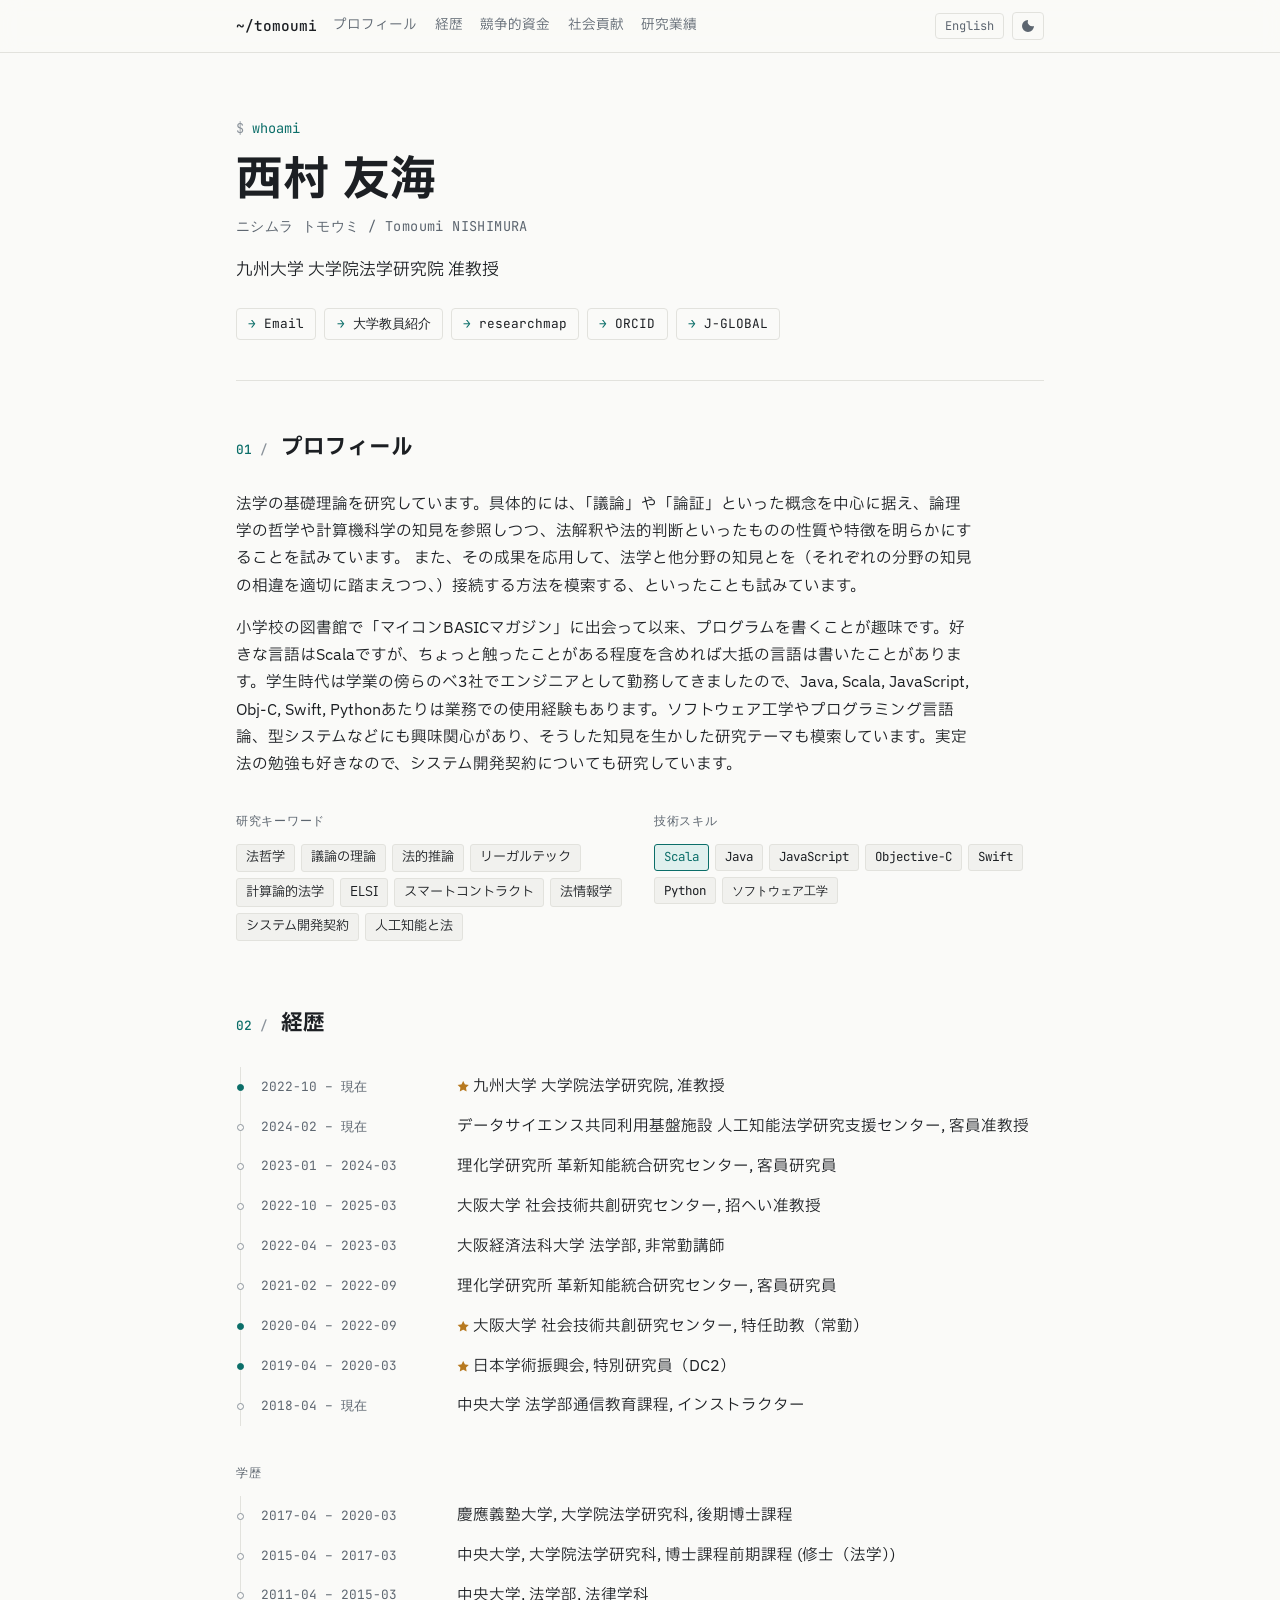
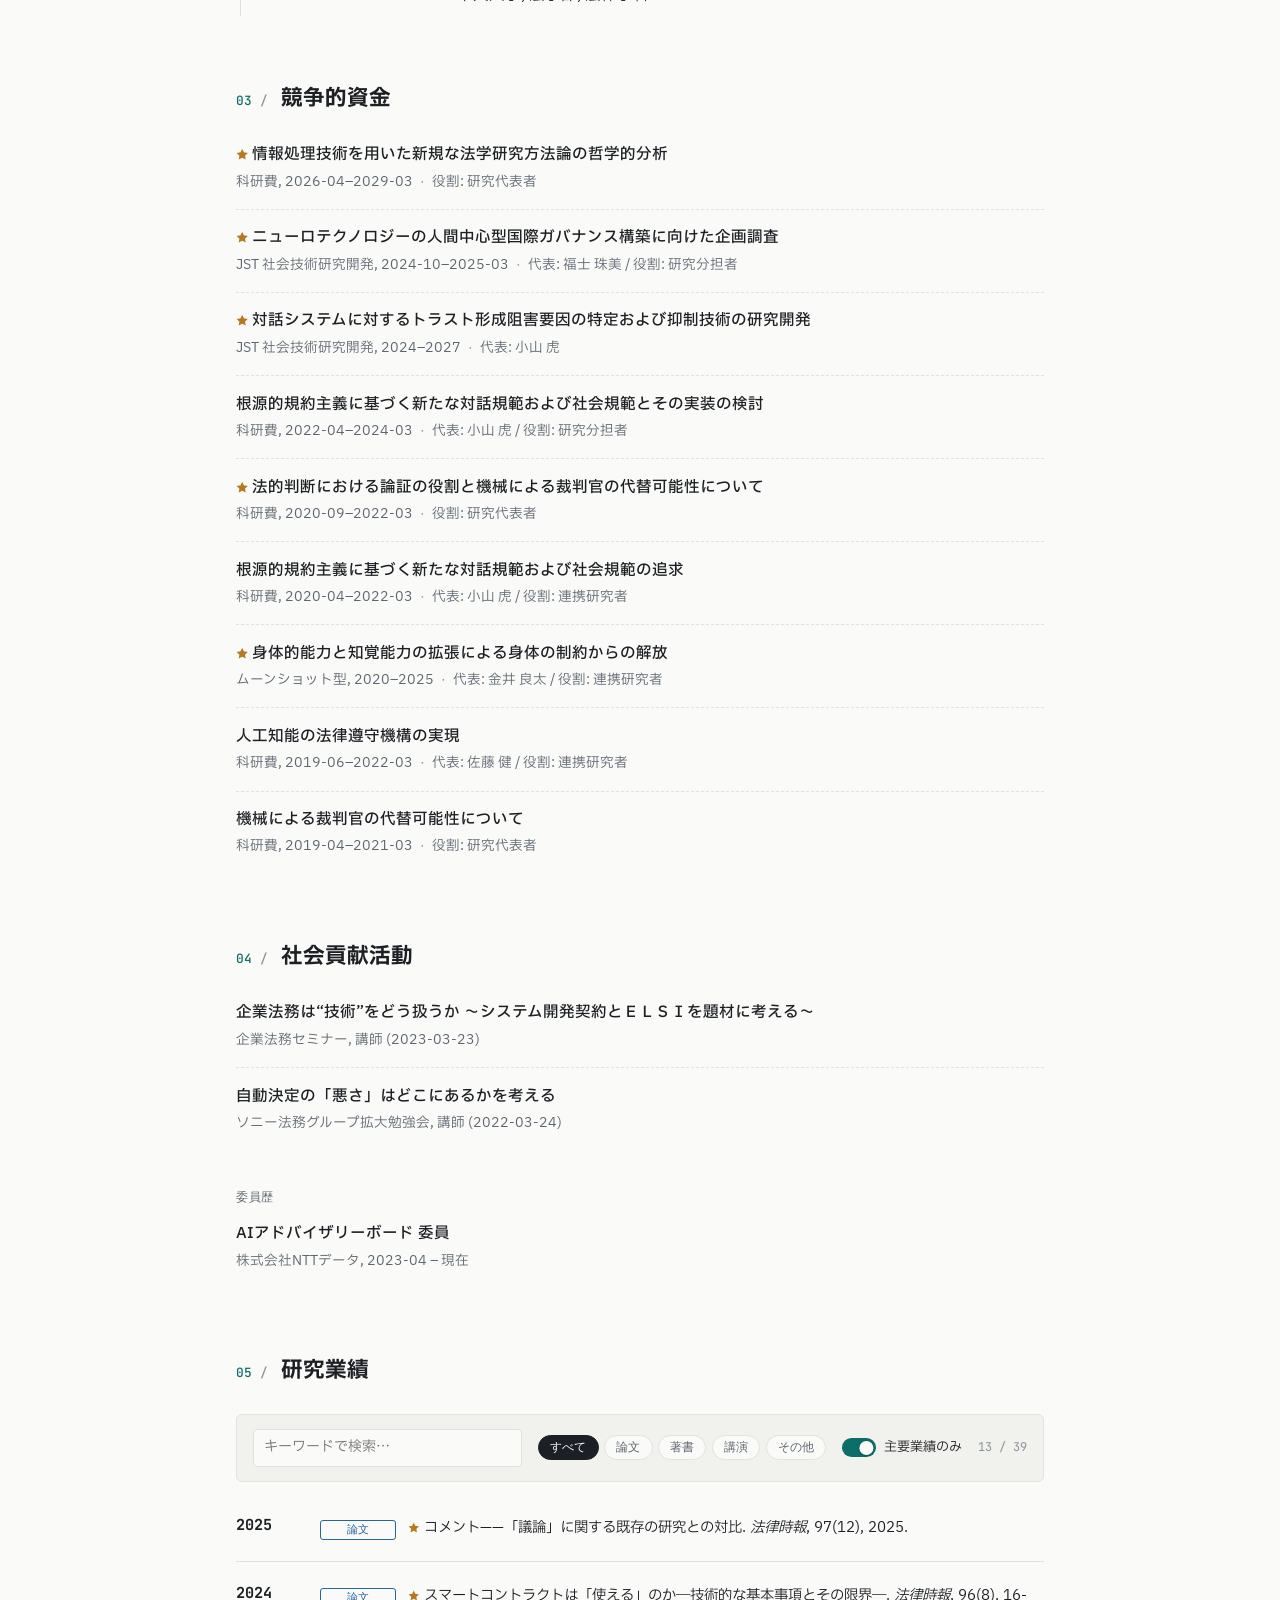
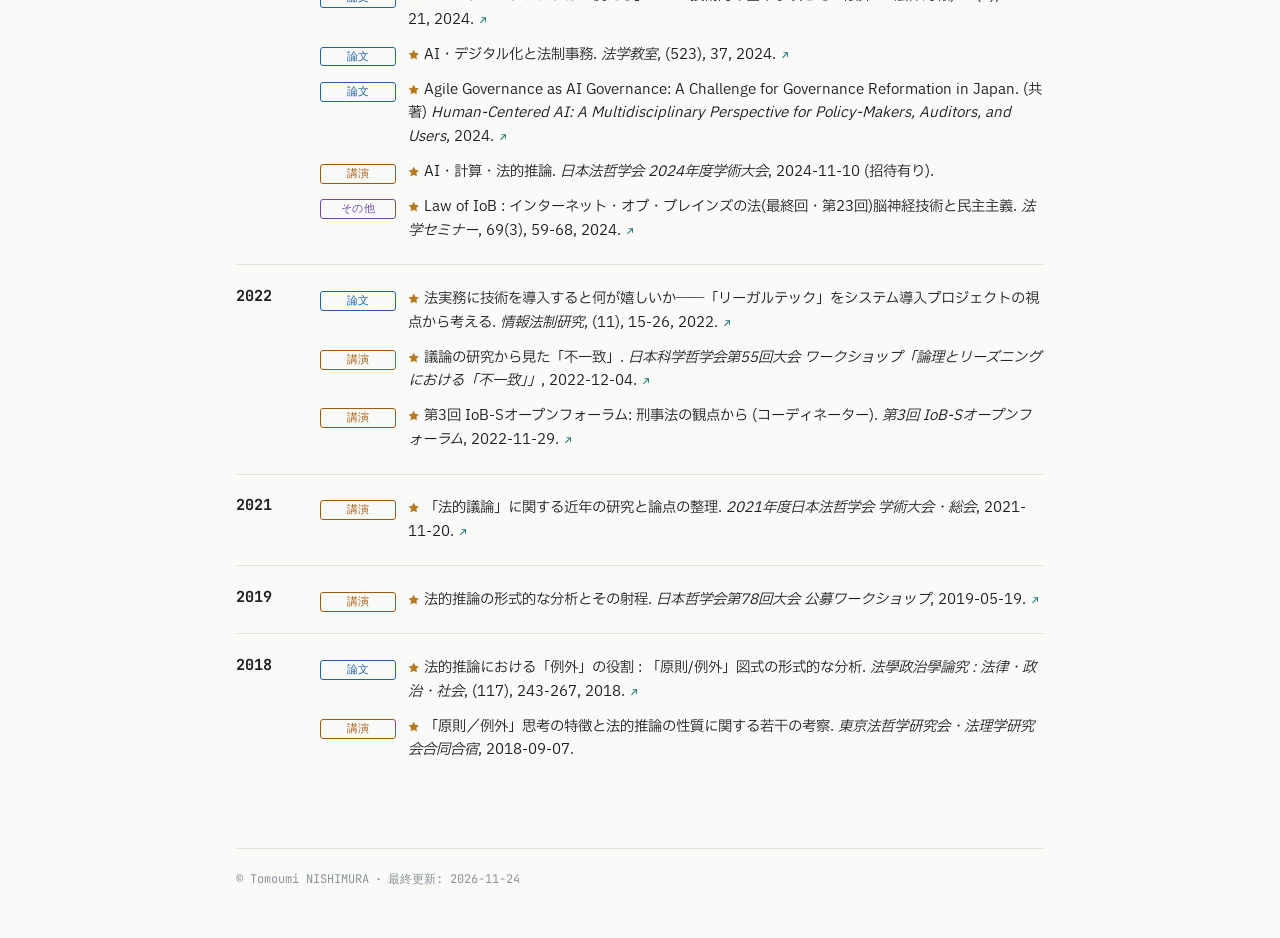
<file: index.html>
<!DOCTYPE html>
<html lang="ja">
<head>
  <meta charset="utf-8">
  <meta name="viewport" content="width=device-width, initial-scale=1">
  <title>西村 友海 (Tomoumi NISHIMURA)</title>
  <meta name="description" content="西村 友海 — 九州大学 大学院法学研究院 准教授">
  <link rel="canonical" href="https://nil2013.github.io/MyPortfolio/">
  <link rel="alternate" hreflang="ja" href="https://nil2013.github.io/MyPortfolio/">
  <link rel="alternate" hreflang="en" href="https://nil2013.github.io/MyPortfolio/en/">
  <link rel="alternate" hreflang="x-default" href="https://nil2013.github.io/MyPortfolio/">
  <link rel="preconnect" href="https://fonts.googleapis.com">
  <link rel="preconnect" href="https://fonts.gstatic.com" crossorigin>
  <link href="https://fonts.googleapis.com/css2?family=IBM+Plex+Sans+JP:wght@400;500;700&family=JetBrains+Mono:wght@400;500;700&display=swap" rel="stylesheet">
  <link rel="stylesheet" href="assets/style.css">
  <script>
    try { var th = localStorage.getItem("theme"); if (th) document.documentElement.dataset.theme = th; } catch (e) {}
  </script>
  <script src="assets/app.js" defer></script>
</head>
<body>
  <a class="skip" href="#main">Skip to content</a>

  <header class="topbar">
    <div class="wrap topbar-inner">
      <a class="brand" href="#top">~/tomoumi</a>
      <nav class="nav" aria-label="Sections">
        <a href="#profile">プロフィール</a>
        <a href="#experience">経歴</a>
        <a href="#grants">競争的資金</a>
        <a href="#contributions">社会貢献</a>
        <a href="#publications">研究業績</a>
      </nav>
      <div class="tools">
        <a class="lang" href="en/" hreflang="en" lang="en">English</a>
        <button class="theme-btn" type="button" aria-label="表示テーマを切り替え" title="表示テーマを切り替え" hidden>
          <svg viewBox="0 0 24 24" width="16" height="16" aria-hidden="true"><path fill="currentColor" d="M12 3a9 9 0 1 0 9 9 7 7 0 0 1-9-9Z"/></svg>
        </button>
      </div>
    </div>
  </header>

  <main id="main" class="wrap">
    <section class="hero" id="top">
      <p class="prompt"><span class="dim">$</span> whoami</p>
      <h1>西村 友海</h1>
<p class="reading">ニシムラ トモウミ / Tomoumi NISHIMURA</p>      <p class="affil">九州大学 大学院法学研究院 准教授</p>
      <ul class="links">
        <li><a href="mailto:t-nishimura@law.kyushu-u.ac.jp">Email</a></li>
        <li><a href="https://www.law.kyushu-u.ac.jp/general/staff/nishimura_tomoumi" target="_blank" rel="noopener noreferrer">大学教員紹介</a></li>
        <li><a href="https://researchmap.jp/tnishimura" target="_blank" rel="noopener noreferrer">researchmap</a></li>
        <li><a href="https://orcid.org/0000-0002-1066-0913" target="_blank" rel="noopener noreferrer">ORCID</a></li>
        <li><a href="https://jglobal.jst.go.jp/detail?JGLOBAL_ID=201801021260539049" target="_blank" rel="noopener noreferrer">J-GLOBAL</a></li>
      </ul>
    </section>

    <section id="profile" class="section">
      <h2><span class="idx">01</span>プロフィール</h2>
      <div class="bio">
        <p>法学の基礎理論を研究しています。具体的には、「議論」や「論証」といった概念を中心に据え、論理学の哲学や計算機科学の知見を参照しつつ、法解釈や法的判断といったものの性質や特徴を明らかにすることを試みています。 また、その成果を応用して、法学と他分野の知見とを（それぞれの分野の知見の相違を適切に踏まえつつ、）接続する方法を模索する、といったことも試みています。</p>
        <p>小学校の図書館で「マイコンBASICマガジン」に出会って以来、プログラムを書くことが趣味です。好きな言語はScalaですが、ちょっと触ったことがある程度を含めれば大抵の言語は書いたことがあります。学生時代は学業の傍らのべ3社でエンジニアとして勤務してきましたので、Java, Scala, JavaScript, Obj-C, Swift, Pythonあたりは業務での使用経験もあります。ソフトウェア工学やプログラミング言語論、型システムなどにも興味関心があり、そうした知見を生かした研究テーマも模索しています。実定法の勉強も好きなので、システム開発契約についても研究しています。</p>
      </div>
      <div class="facets">
        <div>
          <h3>研究キーワード</h3>
          <ul class="tags">
<li>法哲学</li><li>議論の理論</li><li>法的推論</li><li>リーガルテック</li><li>計算論的法学</li><li>ELSI</li><li>スマートコントラクト</li><li>法情報学</li><li>システム開発契約</li><li>人工知能と法</li>          </ul>
        </div>
        <div>
          <h3>技術スキル</h3>
          <ul class="tags mono">
<li class="hl">Scala</li><li>Java</li><li>JavaScript</li><li>Objective-C</li><li>Swift</li><li>Python</li><li>ソフトウェア工学</li>          </ul>
        </div>
      </div>
    </section>

    <section id="experience" class="section">
      <h2><span class="idx">02</span>経歴</h2>
      <ol class="timeline">
        <li class="major">
          <span class="when">2022-10 – 現在</span>
          <span class="what">九州大学 大学院法学研究院, 准教授</span>
        </li>
        <li>
          <span class="when">2024-02 – 現在</span>
          <span class="what">データサイエンス共同利用基盤施設 人工知能法学研究支援センター, 客員准教授</span>
        </li>
        <li>
          <span class="when">2023-01 – 2024-03</span>
          <span class="what">理化学研究所 革新知能統合研究センター, 客員研究員</span>
        </li>
        <li>
          <span class="when">2022-10 – 2025-03</span>
          <span class="what">大阪大学 社会技術共創研究センター, 招へい准教授</span>
        </li>
        <li>
          <span class="when">2022-04 – 2023-03</span>
          <span class="what">大阪経済法科大学 法学部, 非常勤講師</span>
        </li>
        <li>
          <span class="when">2021-02 – 2022-09</span>
          <span class="what">理化学研究所 革新知能統合研究センター, 客員研究員</span>
        </li>
        <li class="major">
          <span class="when">2020-04 – 2022-09</span>
          <span class="what">大阪大学 社会技術共創研究センター, 特任助教（常勤）</span>
        </li>
        <li class="major">
          <span class="when">2019-04 – 2020-03</span>
          <span class="what">日本学術振興会, 特別研究員（DC2）</span>
        </li>
        <li>
          <span class="when">2018-04 – 現在</span>
          <span class="what">中央大学 法学部通信教育課程, インストラクター</span>
        </li>
      </ol>
      <h3 class="sub">学歴</h3>
      <ol class="timeline">
        <li>
          <span class="when">2017-04 – 2020-03</span>
          <span class="what">慶應義塾大学, 大学院法学研究科, 後期博士課程</span>
        </li>
        <li>
          <span class="when">2015-04 – 2017-03</span>
          <span class="what">中央大学, 大学院法学研究科, 博士課程前期課程 (修士（法学）)</span>
        </li>
        <li>
          <span class="when">2011-04 – 2015-03</span>
          <span class="what">中央大学, 法学部, 法律学科</span>
        </li>
      </ol>
    </section>

    <section id="grants" class="section">
      <h2><span class="idx">03</span>競争的資金</h2>
      <ul class="entries">
        <li class="major">
          <p class="title">情報処理技術を用いた新規な法学研究方法論の哲学的分析</p>
          <p class="meta">科研費, 2026-04–2029-03<span class="sep">·</span>役割: 研究代表者</p>
        </li>
        <li class="major">
          <p class="title">ニューロテクノロジーの人間中心型国際ガバナンス構築に向けた企画調査</p>
          <p class="meta">JST 社会技術研究開発, 2024-10–2025-03<span class="sep">·</span>代表: 福士 珠美 / 役割: 研究分担者</p>
        </li>
        <li class="major">
          <p class="title">対話システムに対するトラスト形成阻害要因の特定および抑制技術の研究開発</p>
          <p class="meta">JST 社会技術研究開発, 2024–2027<span class="sep">·</span>代表: 小山 虎</p>
        </li>
        <li>
          <p class="title">根源的規約主義に基づく新たな対話規範および社会規範とその実装の検討</p>
          <p class="meta">科研費, 2022-04–2024-03<span class="sep">·</span>代表: 小山 虎 / 役割: 研究分担者</p>
        </li>
        <li class="major">
          <p class="title">法的判断における論証の役割と機械による裁判官の代替可能性について</p>
          <p class="meta">科研費, 2020-09–2022-03<span class="sep">·</span>役割: 研究代表者</p>
        </li>
        <li>
          <p class="title">根源的規約主義に基づく新たな対話規範および社会規範の追求</p>
          <p class="meta">科研費, 2020-04–2022-03<span class="sep">·</span>代表: 小山 虎 / 役割: 連携研究者</p>
        </li>
        <li class="major">
          <p class="title">身体的能力と知覚能力の拡張による身体の制約からの解放</p>
          <p class="meta">ムーンショット型, 2020–2025<span class="sep">·</span>代表: 金井 良太 / 役割: 連携研究者</p>
        </li>
        <li>
          <p class="title">人工知能の法律遵守機構の実現</p>
          <p class="meta">科研費, 2019-06–2022-03<span class="sep">·</span>代表: 佐藤 健 / 役割: 連携研究者</p>
        </li>
        <li>
          <p class="title">機械による裁判官の代替可能性について</p>
          <p class="meta">科研費, 2019-04–2021-03<span class="sep">·</span>役割: 研究代表者</p>
        </li>
      </ul>
    </section>

    <section id="contributions" class="section">
      <h2><span class="idx">04</span>社会貢献活動</h2>
      <ul class="entries">
        <li>
          <p class="title">企業法務は“技術”をどう扱うか ～システム開発契約とＥＬＳＩを題材に考える～</p>
          <p class="meta">企業法務セミナー, 講師 (2023-03-23)</p>
        </li>
        <li>
          <p class="title">自動決定の「悪さ」はどこにあるかを考える</p>
          <p class="meta">ソニー法務グループ拡大勉強会, 講師 (2022-03-24)</p>
        </li>
      </ul>
      <h3 class="sub">委員歴</h3>
      <ul class="entries">
        <li>
          <p class="title">AIアドバイザリーボード 委員</p>
          <p class="meta">株式会社NTTデータ, 2023-04 – 現在</p>
        </li>
      </ul>
    </section>

    <section id="publications" class="section">
      <h2><span class="idx">05</span>研究業績</h2>

      <form class="pub-filter" role="search" hidden onsubmit="return false">
        <input type="search" id="pub-q" placeholder="キーワードで検索…" aria-label="キーワードで検索…" autocomplete="off">
        <div class="chips" role="group">
          <button type="button" class="chip" data-cat="all" aria-pressed="true">すべて</button>
          <button type="button" class="chip" data-cat="paper" aria-pressed="false">論文</button>
          <button type="button" class="chip" data-cat="book" aria-pressed="false">著書</button>
          <button type="button" class="chip" data-cat="presentation" aria-pressed="false">講演</button>
          <button type="button" class="chip" data-cat="misc" aria-pressed="false">その他</button>
        </div>
        <label class="switch"><input type="checkbox" id="pub-major" checked><span class="track" aria-hidden="true"></span>主要業績のみ</label>
        <output class="count" id="pub-count" aria-live="polite">39 / 39</output>
      </form>

      <div id="pub-list">
        <section class="year-group">
          <h3 class="year">2025</h3>
          <ul class="pubs">
            <li class="pub cat-paper major" data-cat="paper" data-major="true">
              <span class="cat">論文</span>
              <span class="body">コメント——「議論」に関する既存の研究との対比. <em>法律時報</em>, 97(12), 2025.</span>
            </li>
          </ul>
        </section>
        <section class="year-group">
          <h3 class="year">2024</h3>
          <ul class="pubs">
            <li class="pub cat-paper" data-cat="paper" data-major="false">
              <span class="cat">論文</span>
              <span class="body"><a href="https://ndlsearch.ndl.go.jp/books/R000000004-I033613362" target="_blank" rel="noopener noreferrer">eSportsをめぐる法 : 文化・産業政策を支える法のゆくえ(2)「スポーツ」としてのゲームとはどのようなものか. <em>法律時報</em>, 96(9), 104-106, 2024.</a></span>
            </li>
            <li class="pub cat-paper major" data-cat="paper" data-major="true">
              <span class="cat">論文</span>
              <span class="body"><a href="https://www.nippyo.co.jp/shop/magazine/9288.html#:~:text=%E8%88%B9%E8%B6%8A%E8%B3%87%E6%99%B6-,%E3%82%B9%E3%83%9E%E3%83%BC%E3%83%88%E3%82%B3%E3%83%B3%E3%83%88%E3%83%A9%E3%82%AF%E3%83%88%E3%81%AF%E3%80%8C%E4%BD%BF%E3%81%88%E3%82%8B%E3%80%8D%E3%81%AE%E3%81%8B,-%E2%80%94%E2%80%94%E6%8A%80%E8%A1%93%E7%9A%84%E3%81%AA" target="_blank" rel="noopener noreferrer">スマートコントラクトは「使える」のか―技術的な基本事項とその限界―. <em>法律時報</em>, 96(8), 16-21, 2024.</a></span>
            </li>
            <li class="pub cat-paper major" data-cat="paper" data-major="true">
              <span class="cat">論文</span>
              <span class="body"><a href="https://www.yuhikaku.co.jp/hougaku/detail/021300#:~:text=%E2%85%A6-,AI%E3%83%BB%E3%83%87%E3%82%B8%E3%82%BF%E3%83%AB%E5%8C%96%E3%81%A8%E6%B3%95%E5%88%B6%E4%BA%8B%E5%8B%99%E2%80%A6%E8%A5%BF%E6%9D%91%E5%8F%8B%E6%B5%B7,-%E2%80%A6%E2%80%A637" target="_blank" rel="noopener noreferrer">AI・デジタル化と法制事務. <em>法学教室</em>, (523), 37, 2024.</a></span>
            </li>
            <li class="pub cat-paper major" data-cat="paper" data-major="true">
              <span class="cat">論文</span>
              <span class="body"><a href="https://www.taylorfrancis.com/chapters/edit/10.1201/9781003320791-28/agile-governance-ai-governance-kodai-zukeyama-tomoumi-nishimura-haluna-kawashima-tatsuhiko-yamamoto" target="_blank" rel="noopener noreferrer">Agile Governance as AI Governance: A Challenge for Governance Reformation in Japan. (共著) <em>Human-Centered AI: A Multidisciplinary Perspective for Policy-Makers, Auditors, and Users</em>, 2024.</a></span>
            </li>
            <li class="pub cat-paper" data-cat="paper" data-major="false">
              <span class="cat">論文</span>
              <span class="body"><a href="https://doi.org/10.7210/jrsj.42.555" target="_blank" rel="noopener noreferrer">「発言権」に基づく対話システムのレベル分け—AIアカウンタビリティの実現に向けたマイルストーンの提案—. (共著) <em>日本ロボット学会誌</em>, 42(6), 555-561, 2024.</a></span>
            </li>
            <li class="pub cat-book" data-cat="book" data-major="false">
              <span class="cat">著書</span>
              <span class="body"><a href="https://www.hou-bun.com/cgi-bin/search/detail.cgi?c=ISBN978-4-589-04340-5" target="_blank" rel="noopener noreferrer">もっと問いかける法哲学 (担当: 裁判官はAIで代替できるか？（第15章）). 法律文化社, 2024.</a></span>
            </li>
            <li class="pub cat-presentation major" data-cat="presentation" data-major="true">
              <span class="cat">講演</span>
              <span class="body">AI・計算・法的推論. <em>日本法哲学会 2024年度学術大会</em>, 2024-11-10 (招待有り).</span>
            </li>
            <li class="pub cat-misc major" data-cat="misc" data-major="true">
              <span class="cat">その他</span>
              <span class="body"><a href="https://ndlsearch.ndl.go.jp/books/R000000004-I033309587" target="_blank" rel="noopener noreferrer">Law of IoB : インターネット・オブ・ブレインズの法(最終回・第23回)脳神経技術と民主主義. <em>法学セミナー</em>, 69(3), 59-68, 2024.</a></span>
            </li>
            <li class="pub cat-misc" data-cat="misc" data-major="false">
              <span class="cat">その他</span>
              <span class="body"><a href="https://cir.nii.ac.jp/crid/1520298510701816320?lang=ja" target="_blank" rel="noopener noreferrer">Law of IoB : インターネット・オブ・ブレインズの法(第21回)従業員の脳波情報. <em>法学セミナー</em>, 69(1), 62-72, 2024.</a></span>
            </li>
          </ul>
        </section>
        <section class="year-group">
          <h3 class="year">2023</h3>
          <ul class="pubs">
            <li class="pub cat-book" data-cat="book" data-major="false">
              <span class="cat">著書</span>
              <span class="body"><a href="https://www.koubundou.co.jp/book/b618726.html" target="_blank" rel="noopener noreferrer">Liberty 2.0: 自由論のバージョン・アップはありうるのか？ (担当: AI：人工知能についての二種類の批判とそれらの技術的・規範的な議論への含意). 弘文堂, 2023.</a></span>
            </li>
            <li class="pub cat-presentation" data-cat="presentation" data-major="false">
              <span class="cat">講演</span>
              <span class="body">学際研究の課題：特に情報科学と法哲学の交錯領域について. <em>第34回 九州法理論研究会</em>, 2023-09-24.</span>
            </li>
            <li class="pub cat-presentation" data-cat="presentation" data-major="false">
              <span class="cat">講演</span>
              <span class="body">倫理学や法学は科学技術研究にとってどう有益か. <em>東京理科大学ELSI研究会 第1回研究会</em>, 2023-02-11 (招待有り).</span>
            </li>
            <li class="pub cat-misc" data-cat="misc" data-major="false">
              <span class="cat">その他</span>
              <span class="body"><a href="https://cir.nii.ac.jp/crid/1520016361134932608?lang=ja" target="_blank" rel="noopener noreferrer">Law of IoB : インターネット・オブ・ブレインズの法(第19回)脳死と神経科学. <em>法学セミナー</em>, 68(11), 62-70, 2023.</a></span>
            </li>
            <li class="pub cat-misc" data-cat="misc" data-major="false">
              <span class="cat">その他</span>
              <span class="body"><a href="https://cir.nii.ac.jp/crid/1520578625287570944?lang=ja" target="_blank" rel="noopener noreferrer">Law of IoB : インターネット・オブ・ブレインズの法(第17回)エンハンスメント問題. <em>法学セミナー</em>, 68(9), 66-75, 2023.</a></span>
            </li>
            <li class="pub cat-misc" data-cat="misc" data-major="false">
              <span class="cat">その他</span>
              <span class="body"><a href="https://cir.nii.ac.jp/crid/1520296453687019136?lang=ja" target="_blank" rel="noopener noreferrer">Law of IoB : インターネット・オブ・ブレインズの法(第15回)人工神経接続手術による運動機能再建. <em>法学セミナー</em>, 68(7), 56-64, 2023.</a></span>
            </li>
            <li class="pub cat-misc" data-cat="misc" data-major="false">
              <span class="cat">その他</span>
              <span class="body"><a href="https://cir.nii.ac.jp/crid/1520295823339310720?lang=ja" target="_blank" rel="noopener noreferrer">Law of IoB : インターネット・オブ・ブレインズの法(第13回)出力型BMIによるドローン・レース. <em>法学セミナー</em>, 68(5), 67-76, 2023.</a></span>
            </li>
            <li class="pub cat-misc" data-cat="misc" data-major="false">
              <span class="cat">その他</span>
              <span class="body"><a href="https://cir.nii.ac.jp/crid/1520576656667341696?lang=ja" target="_blank" rel="noopener noreferrer">Law of IoB : インターネット・オブ・ブレインズの法(第11回)神経科学の多階層性. <em>法学セミナー</em>, 68(3), 63-71, 2023.</a></span>
            </li>
          </ul>
        </section>
        <section class="year-group">
          <h3 class="year">2022</h3>
          <ul class="pubs">
            <li class="pub cat-paper major" data-cat="paper" data-major="true">
              <span class="cat">論文</span>
              <span class="body"><a href="https://www.jstage.jst.go.jp/article/alis/11/0/11_15/_article/-char/ja/" target="_blank" rel="noopener noreferrer">法実務に技術を導入すると何が嬉しいか――「リーガルテック」をシステム導入プロジェクトの視点から考える. <em>情報法制研究</em>, (11), 15-26, 2022.</a></span>
            </li>
            <li class="pub cat-book" data-cat="book" data-major="false">
              <span class="cat">著書</span>
              <span class="body"><a href="https://www.koubundou.co.jp/book/b602874.html" target="_blank" rel="noopener noreferrer">法学概説 (担当: 第1章「法の機能」). 弘文堂, 2022.</a></span>
            </li>
            <li class="pub cat-book" data-cat="book" data-major="false">
              <span class="cat">著書</span>
              <span class="body"><a href="https://www.hou-bun.com/cgi-bin/search/detail.cgi?c=ISBN978-4-589-04188-3" target="_blank" rel="noopener noreferrer">紛争解決のためのシステム開発法務ーーAI・アジャイル・パッケージ開発等のトラブル対応 (共著). 法律文化社, 2022.</a></span>
            </li>
            <li class="pub cat-presentation major" data-cat="presentation" data-major="true">
              <span class="cat">講演</span>
              <span class="body"><a href="http://pssj.info/program_ver1/program_data_ver1/55/program/program_55&#39;.pdf" target="_blank" rel="noopener noreferrer">議論の研究から見た「不一致」. <em>日本科学哲学会第55回大会 ワークショップ「論理とリーズニングにおける「不一致」」</em>, 2022-12-04.</a></span>
            </li>
            <li class="pub cat-presentation major" data-cat="presentation" data-major="true">
              <span class="cat">講演</span>
              <span class="body"><a href="https://www.kgri.keio.ac.jp/news-event/133386.html" target="_blank" rel="noopener noreferrer">第3回 IoB-Sオープンフォーラム: 刑事法の観点から (コーディネーター). <em>第3回 IoB-Sオープンフォーラム</em>, 2022-11-29.</a></span>
            </li>
            <li class="pub cat-presentation" data-cat="presentation" data-major="false">
              <span class="cat">講演</span>
              <span class="body">議論に関する研究の簡単な紹介. <em>CREST論理セミナー</em>, 2022-03-02 (招待有り).</span>
            </li>
            <li class="pub cat-misc" data-cat="misc" data-major="false">
              <span class="cat">その他</span>
              <span class="body"><a href="https://cir.nii.ac.jp/crid/1520012711614677120?lang=ja" target="_blank" rel="noopener noreferrer">Law of IoB : インターネット・オブ・ブレインズの法(第9回)Cybernetic Beingの世界. <em>法学セミナー</em>, 67(12), 52-64, 2022.</a></span>
            </li>
            <li class="pub cat-misc" data-cat="misc" data-major="false">
              <span class="cat">その他</span>
              <span class="body"><a href="https://doi.org/10.18910/89130" target="_blank" rel="noopener noreferrer">スマートシティをめぐるELSI研究に向けた先行事例の調査. (共著) <em>大阪大学社会技術共創研究センター</em>, 20, 1-36, 2022.</a></span>
            </li>
            <li class="pub cat-misc" data-cat="misc" data-major="false">
              <span class="cat">その他</span>
              <span class="body"><a href="https://cir.nii.ac.jp/crid/1520012003677648896?lang=ja" target="_blank" rel="noopener noreferrer">Law of IoB : インターネット・オブ・ブレインズの法(第7回)Think Communicationとは何か?. <em>法学セミナー</em>, 67(10), 54-61, 2022.</a></span>
            </li>
            <li class="pub cat-misc" data-cat="misc" data-major="false">
              <span class="cat">その他</span>
              <span class="body"><a href="https://cir.nii.ac.jp/crid/1520574212777718016?lang=ja" target="_blank" rel="noopener noreferrer">Law of IoB : インターネット・オブ・ブレインズの法(第5回)思念クラウドの世界へ. <em>法学セミナー</em>, 67(8), 52-59, 2022.</a></span>
            </li>
          </ul>
        </section>
        <section class="year-group">
          <h3 class="year">2021</h3>
          <ul class="pubs">
            <li class="pub cat-presentation major" data-cat="presentation" data-major="true">
              <span class="cat">講演</span>
              <span class="body"><a href="http://www.houtetsugaku.org/_userdata//pamphlet2021.pdf" target="_blank" rel="noopener noreferrer">「法的議論」に関する近年の研究と論点の整理. <em>2021年度日本法哲学会 学術大会・総会</em>, 2021-11-20.</a></span>
            </li>
            <li class="pub cat-presentation" data-cat="presentation" data-major="false">
              <span class="cat">講演</span>
              <span class="body">法的議論と法の支配――D. CanaleとG. Tuzetの所説を題材に. <em>東京法哲学研究会（7月例会）</em>, 2021-07-17.</span>
            </li>
            <li class="pub cat-presentation" data-cat="presentation" data-major="false">
              <span class="cat">講演</span>
              <span class="body">法的議論と法の支配――D. CanaleとG. Tuzetの議論を題材に. <em>法理学研究会3月例会</em>, 2021-03-27.</span>
            </li>
          </ul>
        </section>
        <section class="year-group">
          <h3 class="year">2020</h3>
          <ul class="pubs">
            <li class="pub cat-paper" data-cat="paper" data-major="false">
              <span class="cat">論文</span>
              <span class="body"><a href="https://koara.lib.keio.ac.jp/xoonips/modules/xoonips/detail.php?koara_id=AN10086101-20200315-0165" target="_blank" rel="noopener noreferrer">法的判断への人工知能の応用と、法学にとってのその意義. <em>法學政治學論究 : 法律・政治・社会</em>, (124), 165-186, 2020.</a></span>
            </li>
            <li class="pub cat-book" data-cat="book" data-major="false">
              <span class="cat">著書</span>
              <span class="body"><a href="https://www.iwanami.co.jp/book/b527917.html" target="_blank" rel="noopener noreferrer">AIで変わる法と社会 : 近未来を深く考えるために (担当: 第7章「判決自動販売機の可能性」). 岩波書店, 2020.</a></span>
            </li>
            <li class="pub cat-presentation" data-cat="presentation" data-major="false">
              <span class="cat">講演</span>
              <span class="body">「人工知能と法」と法的議論: 形式的アプローチを踏まえた「法的議論」に関する問題の分析. <em>愛知法理研究会10月例会</em>, 2020-10-17.</span>
            </li>
            <li class="pub cat-presentation" data-cat="presentation" data-major="false">
              <span class="cat">講演</span>
              <span class="body"><a href="https://www.law.nagoya-u.ac.jp/_userdata/20200205international%20conference%20program_revised_final.pdf" target="_blank" rel="noopener noreferrer">Formalism and Privatization of Legal System. <em>7th International Conference on Legal Institution Design: Transformation of the Society and its Governance</em>, 名古屋大学, 2020-02-14.</a></span>
            </li>
          </ul>
        </section>
        <section class="year-group">
          <h3 class="year">2019</h3>
          <ul class="pubs">
            <li class="pub cat-presentation" data-cat="presentation" data-major="false">
              <span class="cat">講演</span>
              <span class="body">議論の形式的な表現と、それによる常識推論の分析. <em>第1回認識論研究会</em>, 2019-11-23.</span>
            </li>
            <li class="pub cat-presentation major" data-cat="presentation" data-major="true">
              <span class="cat">講演</span>
              <span class="body"><a href="http://philosophy-japan.org/conference/meeting/yokou_2019/#workshop" target="_blank" rel="noopener noreferrer">法的推論の形式的な分析とその射程. <em>日本哲学会第78回大会 公募ワークショップ</em>, 2019-05-19.</a></span>
            </li>
          </ul>
        </section>
        <section class="year-group">
          <h3 class="year">2018</h3>
          <ul class="pubs">
            <li class="pub cat-paper major" data-cat="paper" data-major="true">
              <span class="cat">論文</span>
              <span class="body"><a href="https://koara.lib.keio.ac.jp/xoonips/modules/xoonips/detail.php?koara_id=AN10086101-20180615-0243" target="_blank" rel="noopener noreferrer">法的推論における「例外」の役割 : 「原則/例外」図式の形式的な分析. <em>法學政治學論究 : 法律・政治・社会</em>, (117), 243-267, 2018.</a></span>
            </li>
            <li class="pub cat-presentation major" data-cat="presentation" data-major="true">
              <span class="cat">講演</span>
              <span class="body">「原則／例外」思考の特徴と法的推論の性質に関する若干の考察. <em>東京法哲学研究会・法理学研究会合同合宿</em>, 2018-09-07.</span>
            </li>
          </ul>
        </section>
        <p class="empty" id="pub-empty" hidden>該当する業績はありません。</p>
      </div>
    </section>
  </main>

  <footer class="wrap footer">
    <p>© Tomoumi NISHIMURA<span class="sep">·</span>最終更新: <time datetime="2026-11-24">2026-11-24</time></p>
  </footer>
</body>
</html>
</file>
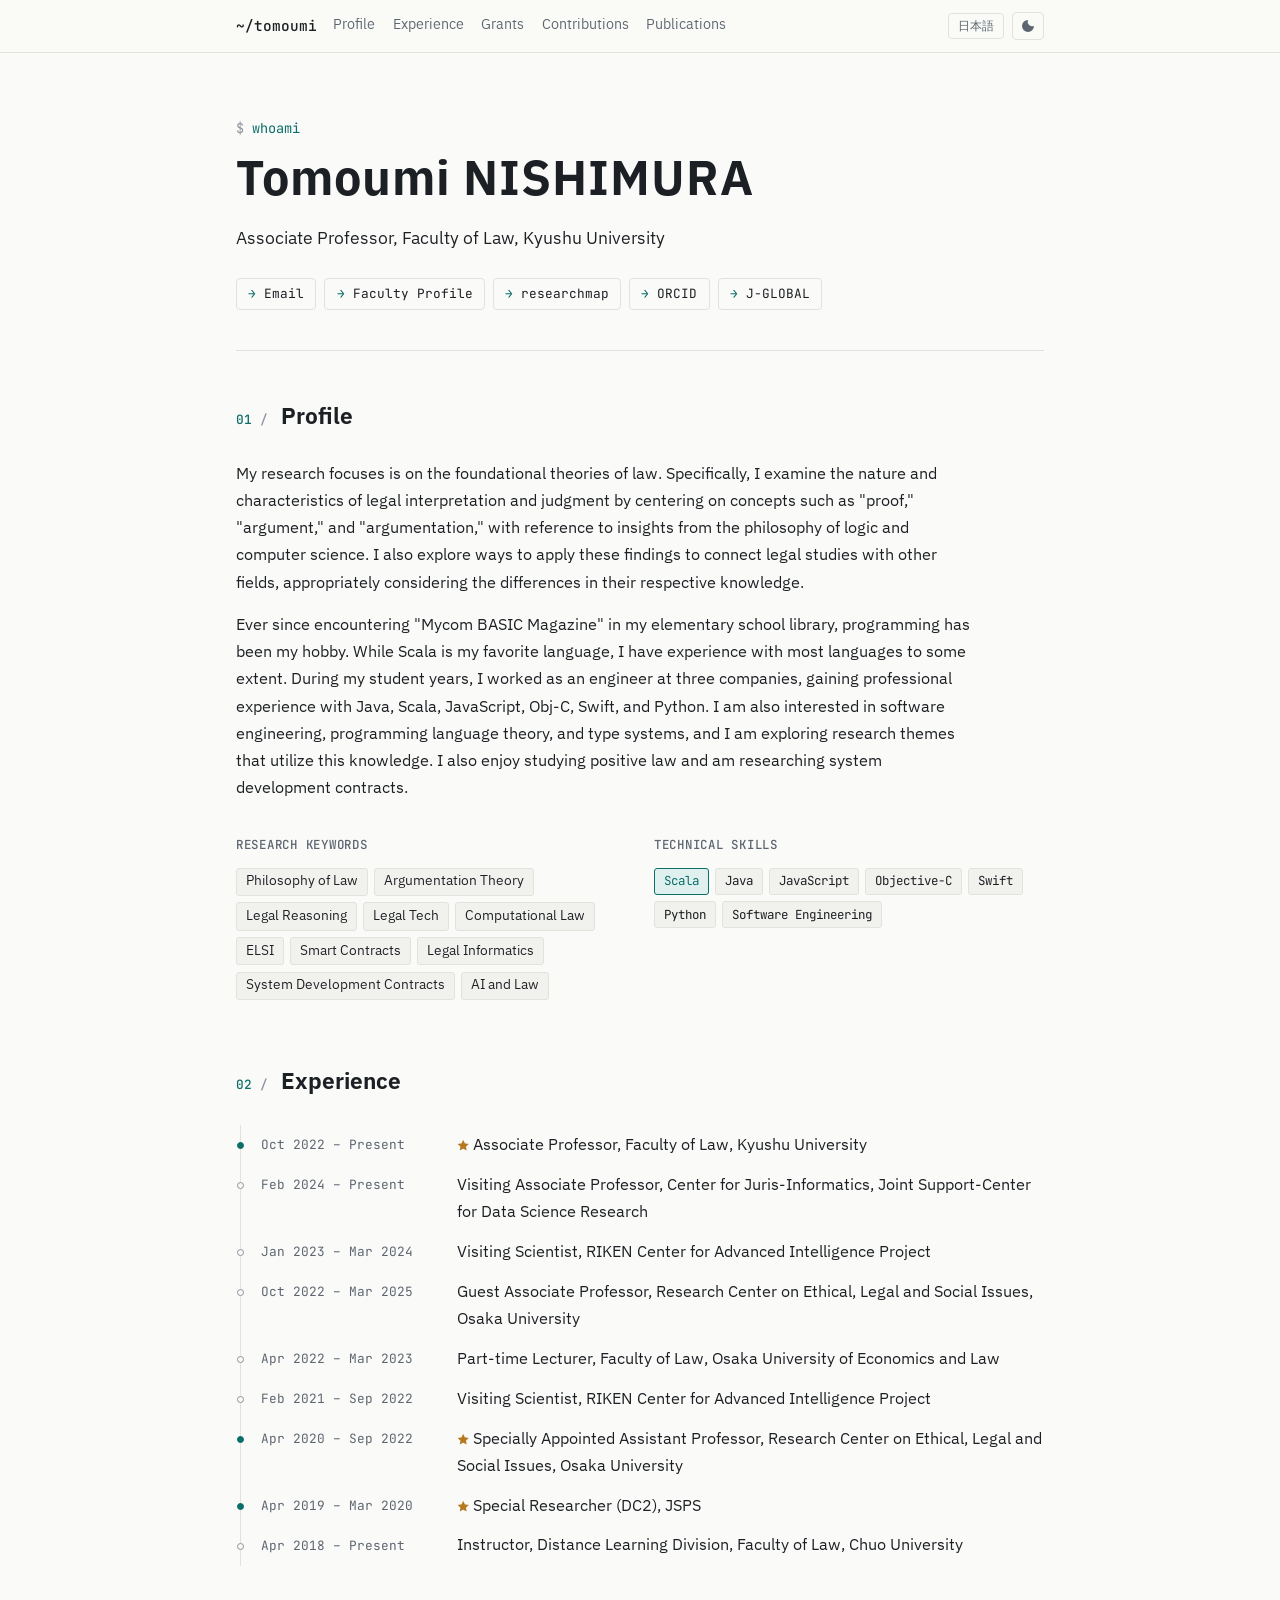
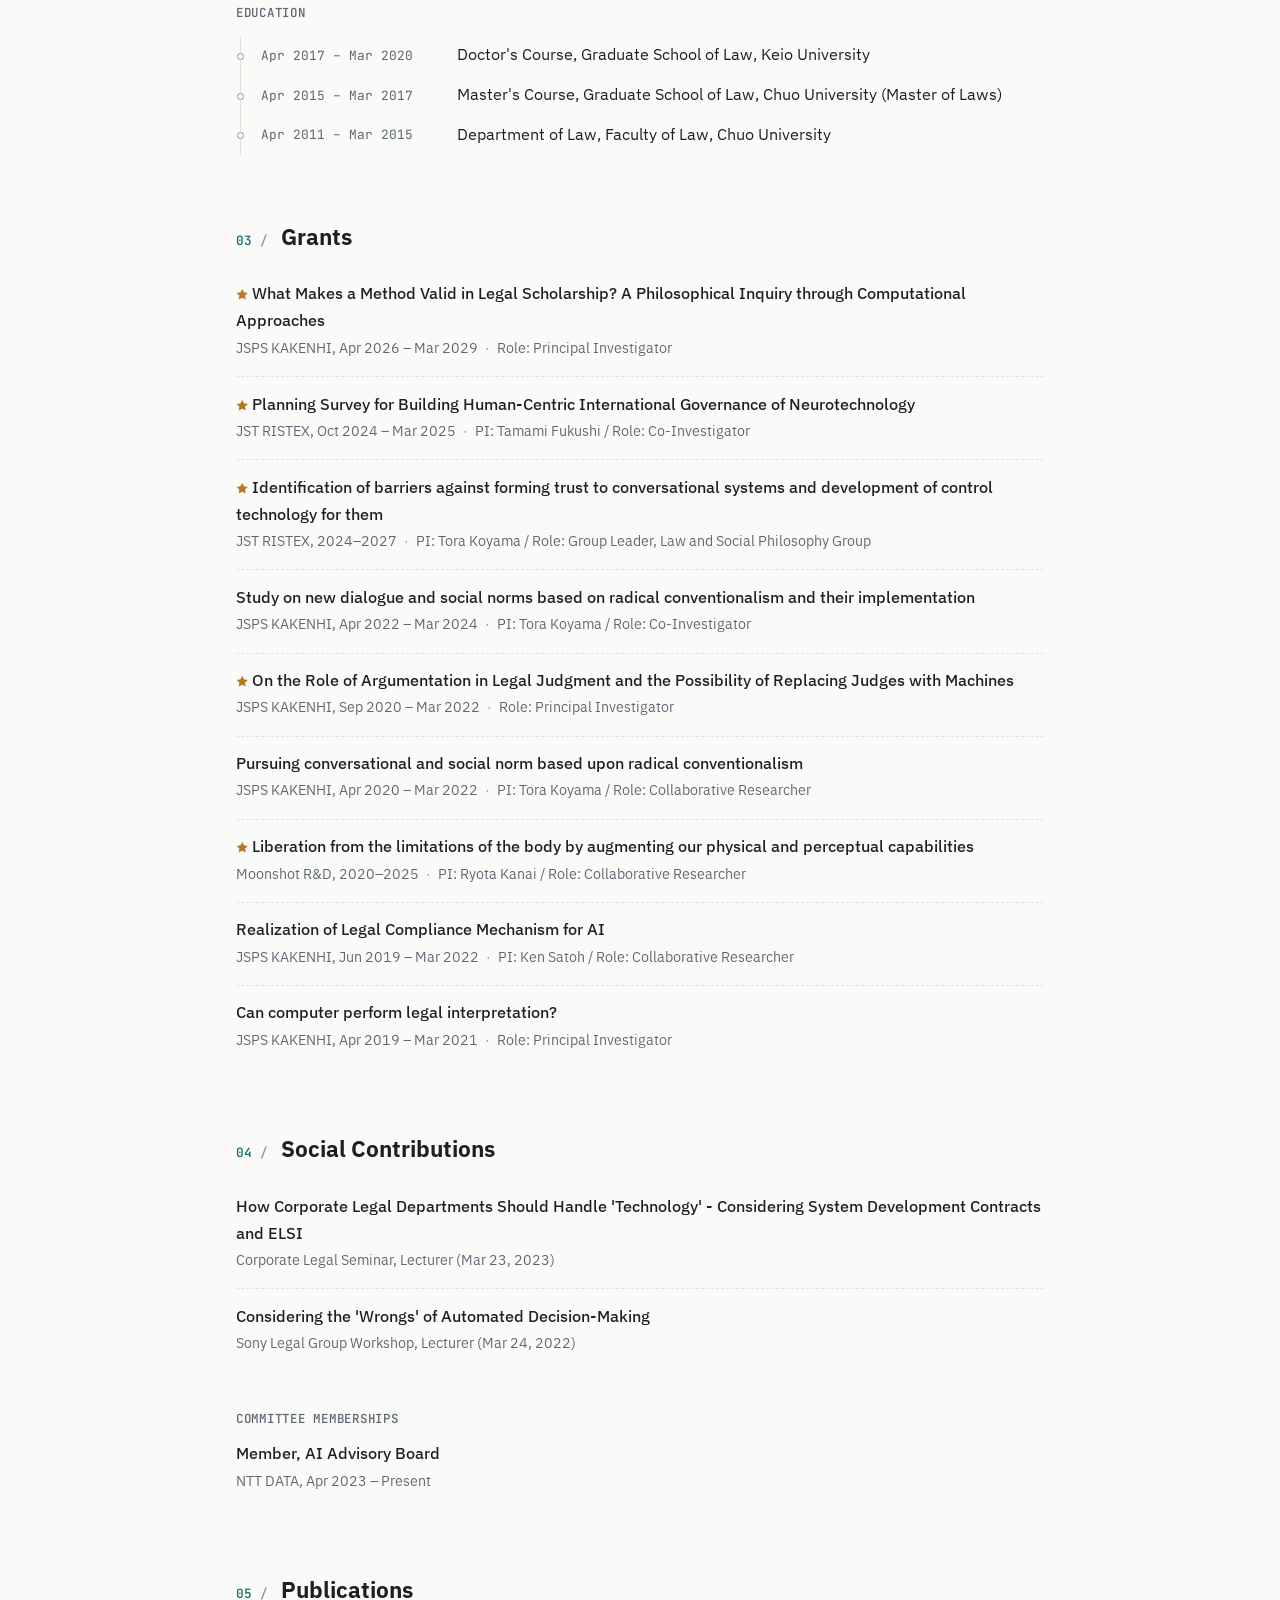
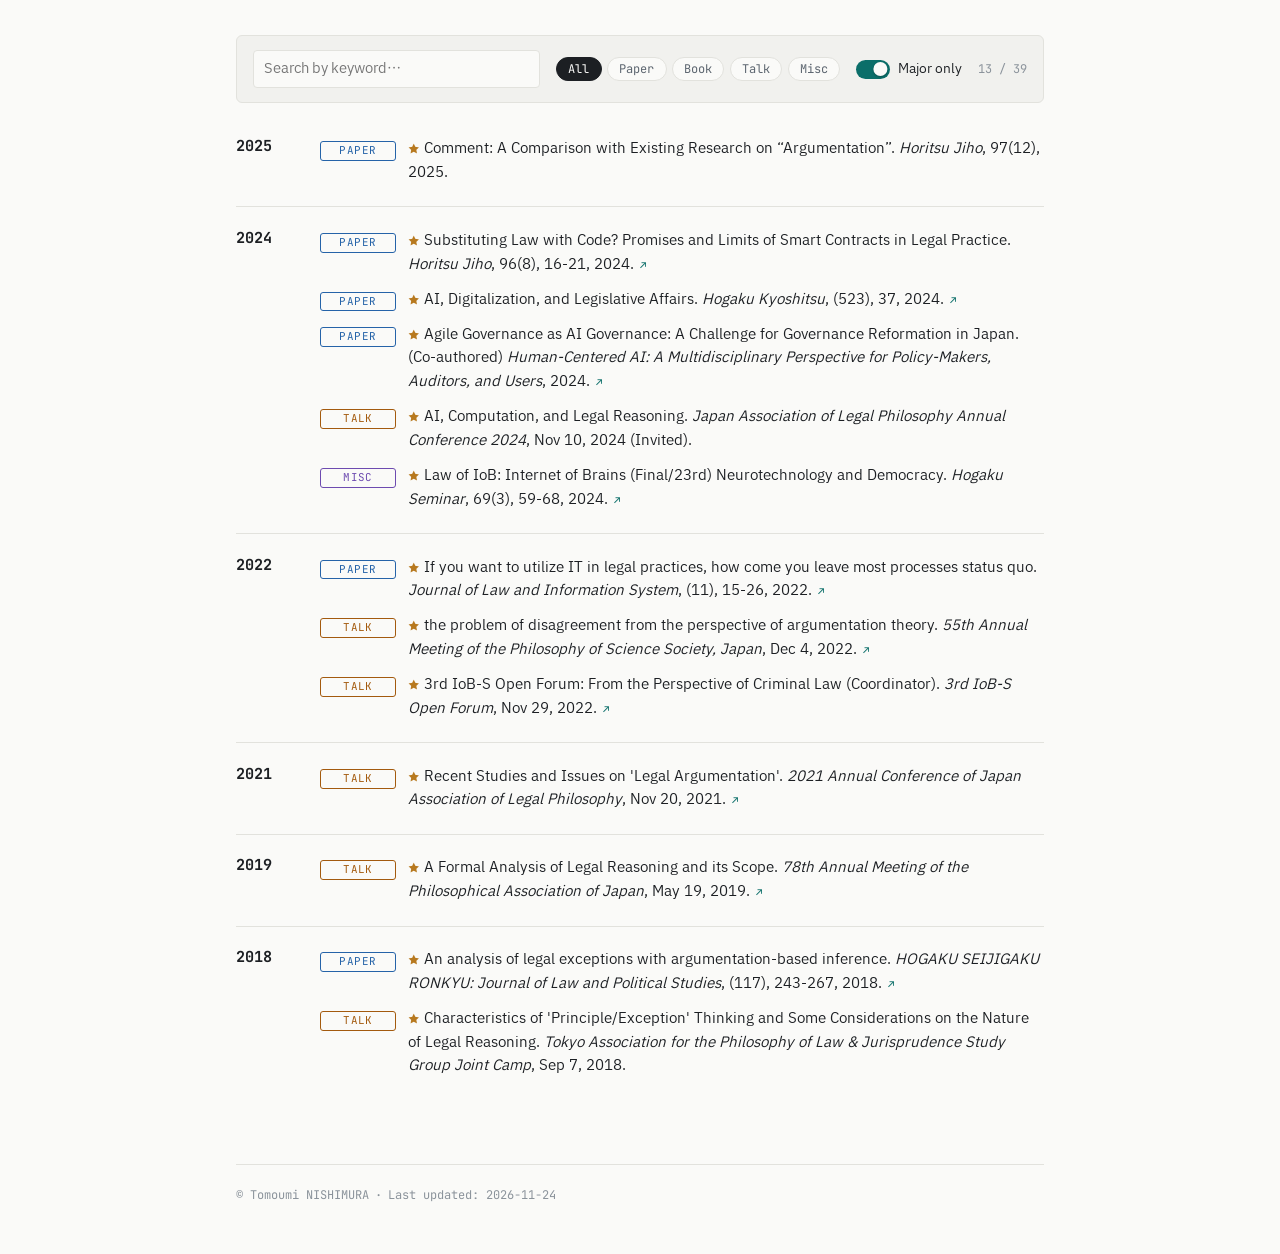
<file: en/index.html>
<!DOCTYPE html>
<html lang="en">
<head>
  <meta charset="utf-8">
  <meta name="viewport" content="width=device-width, initial-scale=1">
  <title>Tomoumi NISHIMURA</title>
  <meta name="description" content="Tomoumi NISHIMURA — Associate Professor, Faculty of Law, Kyushu University">
  <link rel="canonical" href="https://nil2013.github.io/MyPortfolio/en/">
  <link rel="alternate" hreflang="ja" href="https://nil2013.github.io/MyPortfolio/">
  <link rel="alternate" hreflang="en" href="https://nil2013.github.io/MyPortfolio/en/">
  <link rel="alternate" hreflang="x-default" href="https://nil2013.github.io/MyPortfolio/">
  <link rel="preconnect" href="https://fonts.googleapis.com">
  <link rel="preconnect" href="https://fonts.gstatic.com" crossorigin>
  <link href="https://fonts.googleapis.com/css2?family=IBM+Plex+Sans+JP:wght@400;500;700&family=JetBrains+Mono:wght@400;500;700&display=swap" rel="stylesheet">
  <link rel="stylesheet" href="../assets/style.css">
  <script>
    try { var th = localStorage.getItem("theme"); if (th) document.documentElement.dataset.theme = th; } catch (e) {}
  </script>
  <script src="../assets/app.js" defer></script>
</head>
<body>
  <a class="skip" href="#main">Skip to content</a>

  <header class="topbar">
    <div class="wrap topbar-inner">
      <a class="brand" href="#top">~/tomoumi</a>
      <nav class="nav" aria-label="Sections">
        <a href="#profile">Profile</a>
        <a href="#experience">Experience</a>
        <a href="#grants">Grants</a>
        <a href="#contributions">Contributions</a>
        <a href="#publications">Publications</a>
      </nav>
      <div class="tools">
        <a class="lang" href="../" hreflang="ja" lang="ja">日本語</a>
        <button class="theme-btn" type="button" aria-label="Toggle color theme" title="Toggle color theme" hidden>
          <svg viewBox="0 0 24 24" width="16" height="16" aria-hidden="true"><path fill="currentColor" d="M12 3a9 9 0 1 0 9 9 7 7 0 0 1-9-9Z"/></svg>
        </button>
      </div>
    </div>
  </header>

  <main id="main" class="wrap">
    <section class="hero" id="top">
      <p class="prompt"><span class="dim">$</span> whoami</p>
      <h1>Tomoumi NISHIMURA</h1>
      <p class="affil">Associate Professor, Faculty of Law, Kyushu University</p>
      <ul class="links">
        <li><a href="mailto:t-nishimura@law.kyushu-u.ac.jp">Email</a></li>
        <li><a href="https://www.law.kyushu-u.ac.jp/general/staff/nishimura_tomoumi" target="_blank" rel="noopener noreferrer">Faculty Profile</a></li>
        <li><a href="https://researchmap.jp/tnishimura" target="_blank" rel="noopener noreferrer">researchmap</a></li>
        <li><a href="https://orcid.org/0000-0002-1066-0913" target="_blank" rel="noopener noreferrer">ORCID</a></li>
        <li><a href="https://jglobal.jst.go.jp/detail?JGLOBAL_ID=201801021260539049" target="_blank" rel="noopener noreferrer">J-GLOBAL</a></li>
      </ul>
    </section>

    <section id="profile" class="section">
      <h2><span class="idx">01</span>Profile</h2>
      <div class="bio">
        <p>My research focuses is on the foundational theories of law. Specifically, I examine the nature and characteristics of legal interpretation and judgment by centering on concepts such as &#34;proof,&#34; &#34;argument,&#34; and &#34;argumentation,&#34; with reference to insights from the philosophy of logic and computer science. I also explore ways to apply these findings to connect legal studies with other fields, appropriately considering the differences in their respective knowledge.</p>
        <p>Ever since encountering &#34;Mycom BASIC Magazine&#34; in my elementary school library, programming has been my hobby. While Scala is my favorite language, I have experience with most languages to some extent. During my student years, I worked as an engineer at three companies, gaining professional experience with Java, Scala, JavaScript, Obj-C, Swift, and Python. I am also interested in software engineering, programming language theory, and type systems, and I am exploring research themes that utilize this knowledge. I also enjoy studying positive law and am researching system development contracts.</p>
      </div>
      <div class="facets">
        <div>
          <h3>Research Keywords</h3>
          <ul class="tags">
<li>Philosophy of Law</li><li>Argumentation Theory</li><li>Legal Reasoning</li><li>Legal Tech</li><li>Computational Law</li><li>ELSI</li><li>Smart Contracts</li><li>Legal Informatics</li><li>System Development Contracts</li><li>AI and Law</li>          </ul>
        </div>
        <div>
          <h3>Technical Skills</h3>
          <ul class="tags mono">
<li class="hl">Scala</li><li>Java</li><li>JavaScript</li><li>Objective-C</li><li>Swift</li><li>Python</li><li>Software Engineering</li>          </ul>
        </div>
      </div>
    </section>

    <section id="experience" class="section">
      <h2><span class="idx">02</span>Experience</h2>
      <ol class="timeline">
        <li class="major">
          <span class="when">Oct 2022 – Present</span>
          <span class="what">Associate Professor, Faculty of Law, Kyushu University</span>
        </li>
        <li>
          <span class="when">Feb 2024 – Present</span>
          <span class="what">Visiting Associate Professor, Center for Juris-Informatics, Joint Support-Center for Data Science Research</span>
        </li>
        <li>
          <span class="when">Jan 2023 – Mar 2024</span>
          <span class="what">Visiting Scientist, RIKEN Center for Advanced Intelligence Project</span>
        </li>
        <li>
          <span class="when">Oct 2022 – Mar 2025</span>
          <span class="what">Guest Associate Professor, Research Center on Ethical, Legal and Social Issues, Osaka University</span>
        </li>
        <li>
          <span class="when">Apr 2022 – Mar 2023</span>
          <span class="what">Part-time Lecturer, Faculty of Law, Osaka University of Economics and Law</span>
        </li>
        <li>
          <span class="when">Feb 2021 – Sep 2022</span>
          <span class="what">Visiting Scientist, RIKEN Center for Advanced Intelligence Project</span>
        </li>
        <li class="major">
          <span class="when">Apr 2020 – Sep 2022</span>
          <span class="what">Specially Appointed Assistant Professor, Research Center on Ethical, Legal and Social Issues, Osaka University</span>
        </li>
        <li class="major">
          <span class="when">Apr 2019 – Mar 2020</span>
          <span class="what">Special Researcher (DC2), JSPS</span>
        </li>
        <li>
          <span class="when">Apr 2018 – Present</span>
          <span class="what">Instructor, Distance Learning Division, Faculty of Law, Chuo University</span>
        </li>
      </ol>
      <h3 class="sub">Education</h3>
      <ol class="timeline">
        <li>
          <span class="when">Apr 2017 – Mar 2020</span>
          <span class="what">Doctor&#39;s Course, Graduate School of Law, Keio University</span>
        </li>
        <li>
          <span class="when">Apr 2015 – Mar 2017</span>
          <span class="what">Master&#39;s Course, Graduate School of Law, Chuo University (Master of Laws)</span>
        </li>
        <li>
          <span class="when">Apr 2011 – Mar 2015</span>
          <span class="what">Department of Law, Faculty of Law, Chuo University</span>
        </li>
      </ol>
    </section>

    <section id="grants" class="section">
      <h2><span class="idx">03</span>Grants</h2>
      <ul class="entries">
        <li class="major">
          <p class="title">What Makes a Method Valid in Legal Scholarship? A Philosophical Inquiry through Computational Approaches</p>
          <p class="meta">JSPS KAKENHI, Apr 2026 – Mar 2029<span class="sep">·</span>Role: Principal Investigator</p>
        </li>
        <li class="major">
          <p class="title">Planning Survey for Building Human-Centric International Governance of Neurotechnology</p>
          <p class="meta">JST RISTEX, Oct 2024 – Mar 2025<span class="sep">·</span>PI: Tamami Fukushi / Role: Co-Investigator</p>
        </li>
        <li class="major">
          <p class="title">Identification of barriers against forming trust to conversational systems and development of control technology for them</p>
          <p class="meta">JST RISTEX, 2024–2027<span class="sep">·</span>PI: Tora Koyama / Role: Group Leader, Law and Social Philosophy Group</p>
        </li>
        <li>
          <p class="title">Study on new dialogue and social norms based on radical conventionalism and their implementation</p>
          <p class="meta">JSPS KAKENHI, Apr 2022 – Mar 2024<span class="sep">·</span>PI: Tora Koyama / Role: Co-Investigator</p>
        </li>
        <li class="major">
          <p class="title">On the Role of Argumentation in Legal Judgment and the Possibility of Replacing Judges with Machines</p>
          <p class="meta">JSPS KAKENHI, Sep 2020 – Mar 2022<span class="sep">·</span>Role: Principal Investigator</p>
        </li>
        <li>
          <p class="title">Pursuing conversational and social norm based upon radical conventionalism</p>
          <p class="meta">JSPS KAKENHI, Apr 2020 – Mar 2022<span class="sep">·</span>PI: Tora Koyama / Role: Collaborative Researcher</p>
        </li>
        <li class="major">
          <p class="title">Liberation from the limitations of the body by augmenting our physical and perceptual capabilities</p>
          <p class="meta">Moonshot R&amp;D, 2020–2025<span class="sep">·</span>PI: Ryota Kanai / Role: Collaborative Researcher</p>
        </li>
        <li>
          <p class="title">Realization of Legal Compliance Mechanism for AI</p>
          <p class="meta">JSPS KAKENHI, Jun 2019 – Mar 2022<span class="sep">·</span>PI: Ken Satoh / Role: Collaborative Researcher</p>
        </li>
        <li>
          <p class="title">Can computer perform legal interpretation?</p>
          <p class="meta">JSPS KAKENHI, Apr 2019 – Mar 2021<span class="sep">·</span>Role: Principal Investigator</p>
        </li>
      </ul>
    </section>

    <section id="contributions" class="section">
      <h2><span class="idx">04</span>Social Contributions</h2>
      <ul class="entries">
        <li>
          <p class="title">How Corporate Legal Departments Should Handle &#39;Technology&#39; - Considering System Development Contracts and ELSI</p>
          <p class="meta">Corporate Legal Seminar, Lecturer (Mar 23, 2023)</p>
        </li>
        <li>
          <p class="title">Considering the &#39;Wrongs&#39; of Automated Decision-Making</p>
          <p class="meta">Sony Legal Group Workshop, Lecturer (Mar 24, 2022)</p>
        </li>
      </ul>
      <h3 class="sub">Committee Memberships</h3>
      <ul class="entries">
        <li>
          <p class="title">Member, AI Advisory Board</p>
          <p class="meta">NTT DATA, Apr 2023 – Present</p>
        </li>
      </ul>
    </section>

    <section id="publications" class="section">
      <h2><span class="idx">05</span>Publications</h2>

      <form class="pub-filter" role="search" hidden onsubmit="return false">
        <input type="search" id="pub-q" placeholder="Search by keyword…" aria-label="Search by keyword…" autocomplete="off">
        <div class="chips" role="group">
          <button type="button" class="chip" data-cat="all" aria-pressed="true">All</button>
          <button type="button" class="chip" data-cat="paper" aria-pressed="false">Paper</button>
          <button type="button" class="chip" data-cat="book" aria-pressed="false">Book</button>
          <button type="button" class="chip" data-cat="presentation" aria-pressed="false">Talk</button>
          <button type="button" class="chip" data-cat="misc" aria-pressed="false">Misc</button>
        </div>
        <label class="switch"><input type="checkbox" id="pub-major" checked><span class="track" aria-hidden="true"></span>Major only</label>
        <output class="count" id="pub-count" aria-live="polite">39 / 39</output>
      </form>

      <div id="pub-list">
        <section class="year-group">
          <h3 class="year">2025</h3>
          <ul class="pubs">
            <li class="pub cat-paper major" data-cat="paper" data-major="true">
              <span class="cat">Paper</span>
              <span class="body">Comment: A Comparison with Existing Research on “Argumentation”. <em>Horitsu Jiho</em>, 97(12), 2025.</span>
            </li>
          </ul>
        </section>
        <section class="year-group">
          <h3 class="year">2024</h3>
          <ul class="pubs">
            <li class="pub cat-paper" data-cat="paper" data-major="false">
              <span class="cat">Paper</span>
              <span class="body"><a href="https://ndlsearch.ndl.go.jp/books/R000000004-I033613362" target="_blank" rel="noopener noreferrer">eSports and the Law: The Future of Law Supporting Cultural and Industrial Policies (2). <em>Horitsu Jiho</em>, 96(9), 104-106, 2024.</a></span>
            </li>
            <li class="pub cat-paper major" data-cat="paper" data-major="true">
              <span class="cat">Paper</span>
              <span class="body"><a href="https://www.nippyo.co.jp/shop/magazine/9288.html#:~:text=%E8%88%B9%E8%B6%8A%E8%B3%87%E6%99%B6-,%E3%82%B9%E3%83%9E%E3%83%BC%E3%83%88%E3%82%B3%E3%83%B3%E3%83%88%E3%83%A9%E3%82%AF%E3%83%88%E3%81%AF%E3%80%8C%E4%BD%BF%E3%81%88%E3%82%8B%E3%80%8D%E3%81%AE%E3%81%8B,-%E2%80%94%E2%80%94%E6%8A%80%E8%A1%93%E7%9A%84%E3%81%AA" target="_blank" rel="noopener noreferrer">Substituting Law with Code? Promises and Limits of Smart Contracts in Legal Practice. <em>Horitsu Jiho</em>, 96(8), 16-21, 2024.</a></span>
            </li>
            <li class="pub cat-paper major" data-cat="paper" data-major="true">
              <span class="cat">Paper</span>
              <span class="body"><a href="https://www.yuhikaku.co.jp/hougaku/detail/021300#:~:text=%E2%85%A6-,AI%E3%83%BB%E3%83%87%E3%82%B8%E3%82%BF%E3%83%AB%E5%8C%96%E3%81%A8%E6%B3%95%E5%88%B6%E4%BA%8B%E5%8B%99%E2%80%A6%E8%A5%BF%E6%9D%91%E5%8F%8B%E6%B5%B7,-%E2%80%A6%E2%80%A637" target="_blank" rel="noopener noreferrer">AI, Digitalization, and Legislative Affairs. <em>Hogaku Kyoshitsu</em>, (523), 37, 2024.</a></span>
            </li>
            <li class="pub cat-paper major" data-cat="paper" data-major="true">
              <span class="cat">Paper</span>
              <span class="body"><a href="https://www.taylorfrancis.com/chapters/edit/10.1201/9781003320791-28/agile-governance-ai-governance-kodai-zukeyama-tomoumi-nishimura-haluna-kawashima-tatsuhiko-yamamoto" target="_blank" rel="noopener noreferrer">Agile Governance as AI Governance: A Challenge for Governance Reformation in Japan. (Co-authored) <em>Human-Centered AI: A Multidisciplinary Perspective for Policy-Makers, Auditors, and Users</em>, 2024.</a></span>
            </li>
            <li class="pub cat-paper" data-cat="paper" data-major="false">
              <span class="cat">Paper</span>
              <span class="body"><a href="https://doi.org/10.7210/jrsj.42.555" target="_blank" rel="noopener noreferrer">Classification of Conversational Systems with Levels Based on “the Right to Speak''—A Proposal of a Milestone to Realize AI Accountability—. (Co-authored) <em>Journal of the Robotics Society of Japan</em>, 42(6), 555-561, 2024.</a></span>
            </li>
            <li class="pub cat-book" data-cat="book" data-major="false">
              <span class="cat">Book</span>
              <span class="body"><a href="https://www.hou-bun.com/cgi-bin/search/detail.cgi?c=ISBN978-4-589-04340-5" target="_blank" rel="noopener noreferrer">More Inquiries into Legal Philosophy (Chapter: Can Judges Be Replaced by AI?). Houritsu Bunka Sha, 2024.</a></span>
            </li>
            <li class="pub cat-presentation major" data-cat="presentation" data-major="true">
              <span class="cat">Talk</span>
              <span class="body">AI, Computation, and Legal Reasoning. <em>Japan Association of Legal Philosophy Annual Conference 2024</em>, Nov 10, 2024 (Invited).</span>
            </li>
            <li class="pub cat-misc major" data-cat="misc" data-major="true">
              <span class="cat">Misc</span>
              <span class="body"><a href="https://ndlsearch.ndl.go.jp/books/R000000004-I033309587" target="_blank" rel="noopener noreferrer">Law of IoB: Internet of Brains (Final/23rd) Neurotechnology and Democracy. <em>Hogaku Seminar</em>, 69(3), 59-68, 2024.</a></span>
            </li>
            <li class="pub cat-misc" data-cat="misc" data-major="false">
              <span class="cat">Misc</span>
              <span class="body"><a href="https://cir.nii.ac.jp/crid/1520298510701816320?lang=ja" target="_blank" rel="noopener noreferrer">Law of IoB: Internet of Brains (21st) Employee Brainwave Information. <em>Hogaku Seminar</em>, 69(1), 62-72, 2024.</a></span>
            </li>
          </ul>
        </section>
        <section class="year-group">
          <h3 class="year">2023</h3>
          <ul class="pubs">
            <li class="pub cat-book" data-cat="book" data-major="false">
              <span class="cat">Book</span>
              <span class="body"><a href="https://www.koubundou.co.jp/book/b618726.html" target="_blank" rel="noopener noreferrer">Liberty 2.0: Can We Upgrade the Theory of Liberty? (Chapter: AI: Two Types of Criticism of Artificial Intelligence and Their Implications for Technical and Normative Debates). Kobundo, 2023.</a></span>
            </li>
            <li class="pub cat-presentation" data-cat="presentation" data-major="false">
              <span class="cat">Talk</span>
              <span class="body">Challenges in Interdisciplinary Research: On the Intersection of Informatics and Legal Philosophy. <em>34th Kyushu Legal Theory Study Group</em>, Sep 24, 2023.</span>
            </li>
            <li class="pub cat-presentation" data-cat="presentation" data-major="false">
              <span class="cat">Talk</span>
              <span class="body">How Legal and Ethical Research Can Contribute to Science and Technology. <em>1st TUS ELSI Workshop</em>, Feb 11, 2023 (Invited).</span>
            </li>
            <li class="pub cat-misc" data-cat="misc" data-major="false">
              <span class="cat">Misc</span>
              <span class="body"><a href="https://cir.nii.ac.jp/crid/1520016361134932608?lang=ja" target="_blank" rel="noopener noreferrer">Law of IoB: Internet of Brains (19th) Brain Death and Neuroscience. <em>Hogaku Seminar</em>, 68(11), 62-70, 2023.</a></span>
            </li>
            <li class="pub cat-misc" data-cat="misc" data-major="false">
              <span class="cat">Misc</span>
              <span class="body"><a href="https://cir.nii.ac.jp/crid/1520578625287570944?lang=ja" target="_blank" rel="noopener noreferrer">Law of IoB: Internet of Brains (17th) The Enhancement Problem. <em>Hogaku Seminar</em>, 68(9), 66-75, 2023.</a></span>
            </li>
            <li class="pub cat-misc" data-cat="misc" data-major="false">
              <span class="cat">Misc</span>
              <span class="body"><a href="https://cir.nii.ac.jp/crid/1520296453687019136?lang=ja" target="_blank" rel="noopener noreferrer">Law of IoB: Internet of Brains (15th) Motor Function Reconstruction via Artificial Nerve Connection Surgery. <em>Hogaku Seminar</em>, 68(7), 56-64, 2023.</a></span>
            </li>
            <li class="pub cat-misc" data-cat="misc" data-major="false">
              <span class="cat">Misc</span>
              <span class="body"><a href="https://cir.nii.ac.jp/crid/1520295823339310720?lang=ja" target="_blank" rel="noopener noreferrer">Law of IoB: Internet of Brains (13th) Drone Racing with Output-Type BMI. <em>Hogaku Seminar</em>, 68(5), 67-76, 2023.</a></span>
            </li>
            <li class="pub cat-misc" data-cat="misc" data-major="false">
              <span class="cat">Misc</span>
              <span class="body"><a href="https://cir.nii.ac.jp/crid/1520576656667341696?lang=ja" target="_blank" rel="noopener noreferrer">Law of IoB: Internet of Brains (11th) The Multi-layered Nature of Neuroscience. <em>Hogaku Seminar</em>, 68(3), 63-71, 2023.</a></span>
            </li>
          </ul>
        </section>
        <section class="year-group">
          <h3 class="year">2022</h3>
          <ul class="pubs">
            <li class="pub cat-paper major" data-cat="paper" data-major="true">
              <span class="cat">Paper</span>
              <span class="body"><a href="https://www.jstage.jst.go.jp/article/alis/11/0/11_15/_article/-char/ja/" target="_blank" rel="noopener noreferrer">If you want to utilize IT in legal practices, how come you leave most processes status quo. <em>Journal of Law and Information System</em>, (11), 15-26, 2022.</a></span>
            </li>
            <li class="pub cat-book" data-cat="book" data-major="false">
              <span class="cat">Book</span>
              <span class="body"><a href="https://www.koubundou.co.jp/book/b602874.html" target="_blank" rel="noopener noreferrer">Introduction to Law (Chapter 1: The Function of Law). Kobundo, 2022.</a></span>
            </li>
            <li class="pub cat-book" data-cat="book" data-major="false">
              <span class="cat">Book</span>
              <span class="body"><a href="https://www.hou-bun.com/cgi-bin/search/detail.cgi?c=ISBN978-4-589-04188-3" target="_blank" rel="noopener noreferrer">Legal Practice for System Development Dispute Resolution -- Handling Troubles in AI, Agile, and Package Development (Co-authored). Houritsu Bunka Sha, 2022.</a></span>
            </li>
            <li class="pub cat-presentation major" data-cat="presentation" data-major="true">
              <span class="cat">Talk</span>
              <span class="body"><a href="http://pssj.info/program_ver1/program_data_ver1/55/program/program_55&#39;.pdf" target="_blank" rel="noopener noreferrer">the problem of disagreement from the perspective of argumentation theory. <em>55th Annual Meeting of the Philosophy of Science Society, Japan</em>, Dec 4, 2022.</a></span>
            </li>
            <li class="pub cat-presentation major" data-cat="presentation" data-major="true">
              <span class="cat">Talk</span>
              <span class="body"><a href="https://www.kgri.keio.ac.jp/news-event/133386.html" target="_blank" rel="noopener noreferrer">3rd IoB-S Open Forum: From the Perspective of Criminal Law (Coordinator). <em>3rd IoB-S Open Forum</em>, Nov 29, 2022.</a></span>
            </li>
            <li class="pub cat-presentation" data-cat="presentation" data-major="false">
              <span class="cat">Talk</span>
              <span class="body">A brief introduction to argumentation research. <em>CREST Logic Seminar</em>, Mar 2, 2022 (Invited).</span>
            </li>
            <li class="pub cat-misc" data-cat="misc" data-major="false">
              <span class="cat">Misc</span>
              <span class="body"><a href="https://cir.nii.ac.jp/crid/1520012711614677120?lang=ja" target="_blank" rel="noopener noreferrer">Law of IoB: Internet of Brains (9th) The World of Cybernetic Beings. <em>Hogaku Seminar</em>, 67(12), 52-64, 2022.</a></span>
            </li>
            <li class="pub cat-misc" data-cat="misc" data-major="false">
              <span class="cat">Misc</span>
              <span class="body"><a href="https://doi.org/10.18910/89130" target="_blank" rel="noopener noreferrer">Survey of Precedent Cases for ELSI Research on Smart Cities. (Co-authored) <em>Research Center on ELSI, Osaka University</em>, 20, 1-36, 2022.</a></span>
            </li>
            <li class="pub cat-misc" data-cat="misc" data-major="false">
              <span class="cat">Misc</span>
              <span class="body"><a href="https://cir.nii.ac.jp/crid/1520012003677648896?lang=ja" target="_blank" rel="noopener noreferrer">Law of IoB: Internet of Brains (7th) What is Think Communication?. <em>Hogaku Seminar</em>, 67(10), 54-61, 2022.</a></span>
            </li>
            <li class="pub cat-misc" data-cat="misc" data-major="false">
              <span class="cat">Misc</span>
              <span class="body"><a href="https://cir.nii.ac.jp/crid/1520574212777718016?lang=ja" target="_blank" rel="noopener noreferrer">Law of IoB: Internet of Brains (5th) To the World of the Thought Cloud. <em>Hogaku Seminar</em>, 67(8), 52-59, 2022.</a></span>
            </li>
          </ul>
        </section>
        <section class="year-group">
          <h3 class="year">2021</h3>
          <ul class="pubs">
            <li class="pub cat-presentation major" data-cat="presentation" data-major="true">
              <span class="cat">Talk</span>
              <span class="body"><a href="http://www.houtetsugaku.org/_userdata//pamphlet2021.pdf" target="_blank" rel="noopener noreferrer">Recent Studies and Issues on 'Legal Argumentation'. <em>2021 Annual Conference of Japan Association of Legal Philosophy</em>, Nov 20, 2021.</a></span>
            </li>
            <li class="pub cat-presentation" data-cat="presentation" data-major="false">
              <span class="cat">Talk</span>
              <span class="body">Legal Argumentation and the Rule of Law: Based on the theories of D. Canale and G. Tuzet. <em>Tokyo Association for the Philosophy of Law (July Meeting)</em>, Jul 17, 2021.</span>
            </li>
            <li class="pub cat-presentation" data-cat="presentation" data-major="false">
              <span class="cat">Talk</span>
              <span class="body">Legal Argumentation and the Rule of Law: Based on the arguments of D. Canale and G. Tuzet. <em>Jurisprudence Study Group March Meeting</em>, Mar 27, 2021.</span>
            </li>
          </ul>
        </section>
        <section class="year-group">
          <h3 class="year">2020</h3>
          <ul class="pubs">
            <li class="pub cat-paper" data-cat="paper" data-major="false">
              <span class="cat">Paper</span>
              <span class="body"><a href="https://koara.lib.keio.ac.jp/xoonips/modules/xoonips/detail.php?koara_id=AN10086101-20200315-0165" target="_blank" rel="noopener noreferrer">The Implication of Applications of Artificial Intelligence to Legal Reasoning. <em>HOGAKU SEIJIGAKU RONKYU: Journal of Law and Political Studies</em>, (124), 165-186, 2020.</a></span>
            </li>
            <li class="pub cat-book" data-cat="book" data-major="false">
              <span class="cat">Book</span>
              <span class="body"><a href="https://www.iwanami.co.jp/book/b527917.html" target="_blank" rel="noopener noreferrer">Artificial Intelligence, Law, and Society (Chapter 7: The Possibility of Automated Judgment Machines). Iwanami Shoten, 2020.</a></span>
            </li>
            <li class="pub cat-presentation" data-cat="presentation" data-major="false">
              <span class="cat">Talk</span>
              <span class="body">'AI and Law' and Legal Argumentation: An Analysis of 'Legal Argumentation' Problems Based on a Formal Approach. <em>Aichi Jurisprudence Study Group October Meeting</em>, Oct 17, 2020.</span>
            </li>
            <li class="pub cat-presentation" data-cat="presentation" data-major="false">
              <span class="cat">Talk</span>
              <span class="body"><a href="https://www.law.nagoya-u.ac.jp/_userdata/20200205international%20conference%20program_revised_final.pdf" target="_blank" rel="noopener noreferrer">Formalism and Privatization of Legal System. <em>7th International Conference on Legal Institution Design: Transformation of the Society and its Governance</em>, Nagoya University, Feb 14, 2020.</a></span>
            </li>
          </ul>
        </section>
        <section class="year-group">
          <h3 class="year">2019</h3>
          <ul class="pubs">
            <li class="pub cat-presentation" data-cat="presentation" data-major="false">
              <span class="cat">Talk</span>
              <span class="body">The formal analysis of argumentation and it's relation with commonsense reasoning. <em>1st Epistemology Study Group</em>, Nov 23, 2019.</span>
            </li>
            <li class="pub cat-presentation major" data-cat="presentation" data-major="true">
              <span class="cat">Talk</span>
              <span class="body"><a href="http://philosophy-japan.org/conference/meeting/yokou_2019/#workshop" target="_blank" rel="noopener noreferrer">A Formal Analysis of Legal Reasoning and its Scope. <em>78th Annual Meeting of the Philosophical Association of Japan</em>, May 19, 2019.</a></span>
            </li>
          </ul>
        </section>
        <section class="year-group">
          <h3 class="year">2018</h3>
          <ul class="pubs">
            <li class="pub cat-paper major" data-cat="paper" data-major="true">
              <span class="cat">Paper</span>
              <span class="body"><a href="https://koara.lib.keio.ac.jp/xoonips/modules/xoonips/detail.php?koara_id=AN10086101-20180615-0243" target="_blank" rel="noopener noreferrer">An analysis of legal exceptions with argumentation-based inference. <em>HOGAKU SEIJIGAKU RONKYU: Journal of Law and Political Studies</em>, (117), 243-267, 2018.</a></span>
            </li>
            <li class="pub cat-presentation major" data-cat="presentation" data-major="true">
              <span class="cat">Talk</span>
              <span class="body">Characteristics of 'Principle/Exception' Thinking and Some Considerations on the Nature of Legal Reasoning. <em>Tokyo Association for the Philosophy of Law & Jurisprudence Study Group Joint Camp</em>, Sep 7, 2018.</span>
            </li>
          </ul>
        </section>
        <p class="empty" id="pub-empty" hidden>No matching publications found.</p>
      </div>
    </section>
  </main>

  <footer class="wrap footer">
    <p>© Tomoumi NISHIMURA<span class="sep">·</span>Last updated: <time datetime="2026-11-24">2026-11-24</time></p>
  </footer>
</body>
</html>
</file>
<file: assets/style.css>
:root {
  --bg: #fafaf8;
  --bg-alt: #f1f1ee;
  --fg: #1c1f23;
  --muted: #5d6670;
  --faint: #8b939b;
  --line: #e2e2dd;
  --accent: #0b6e69;
  --accent-soft: #e0f0ee;
  --star: #b7791f;
  --c-paper: #2563a8;
  --c-book: #0b6e69;
  --c-presentation: #a35a0e;
  --c-misc: #6d4bb0;
  --sans: "IBM Plex Sans JP", "Hiragino Sans", "Noto Sans JP", system-ui, sans-serif;
  --mono: "JetBrains Mono", ui-monospace, "SFMono-Regular", Menlo, monospace;
  color-scheme: light;
}

@media (prefers-color-scheme: dark) {
  :root:not([data-theme="light"]) {
    --bg: #111418;
    --bg-alt: #181c21;
    --fg: #e3e6e9;
    --muted: #a0a8b1;
    --faint: #6f7881;
    --line: #2a3037;
    --accent: #5cc8bf;
    --accent-soft: #15302e;
    --star: #e2b04a;
    --c-paper: #7fb0ee;
    --c-book: #5cc8bf;
    --c-presentation: #e9a55c;
    --c-misc: #b79cf0;
    color-scheme: dark;
  }
}

:root[data-theme="dark"] {
  --bg: #111418;
  --bg-alt: #181c21;
  --fg: #e3e6e9;
  --muted: #a0a8b1;
  --faint: #6f7881;
  --line: #2a3037;
  --accent: #5cc8bf;
  --accent-soft: #15302e;
  --star: #e2b04a;
  --c-paper: #7fb0ee;
  --c-book: #5cc8bf;
  --c-presentation: #e9a55c;
  --c-misc: #b79cf0;
  color-scheme: dark;
}

*, *::before, *::after { box-sizing: border-box; }

html { scroll-behavior: smooth; scroll-padding-top: 4.5rem; -webkit-text-size-adjust: 100%; }
@media (prefers-reduced-motion: reduce) { html { scroll-behavior: auto; } }

body {
  margin: 0;
  background: var(--bg);
  color: var(--fg);
  font-family: var(--sans);
  font-size: 15.5px;
  line-height: 1.75;
  font-feature-settings: "palt" 0;
}

a { color: var(--accent); text-decoration: none; }
a:hover { text-decoration: underline; text-underline-offset: 3px; }
:focus-visible { outline: 2px solid var(--accent); outline-offset: 2px; border-radius: 2px; }

p, ul, ol, h1, h2, h3 { margin: 0; }
ul, ol { padding: 0; list-style: none; }

.wrap { width: 100%; max-width: 54rem; margin: 0 auto; padding: 0 1rem; }
@media (min-width: 640px) { .wrap { padding: 0 1.75rem; } }

.skip { position: absolute; left: -999px; top: 0; background: var(--fg); color: var(--bg); padding: .5rem 1rem; z-index: 100; }
.skip:focus { left: 1rem; }

.mono, .dim { font-family: var(--mono); }
.dim { color: var(--faint); }
.sep { color: var(--faint); margin: 0 .5em; }

/* ---- top bar ---- */
.topbar {
  position: sticky; top: 0; z-index: 50;
  background: color-mix(in srgb, var(--bg) 88%, transparent);
  backdrop-filter: saturate(1.4) blur(10px);
  -webkit-backdrop-filter: saturate(1.4) blur(10px);
  border-bottom: 1px solid var(--line);
}
.topbar-inner { display: flex; align-items: center; gap: 1rem; height: 3.25rem; }
.brand { font-family: var(--mono); font-weight: 500; font-size: .9rem; color: var(--fg); white-space: nowrap; }
.brand:hover { text-decoration: none; color: var(--accent); }
.nav { display: flex; gap: 1.1rem; overflow-x: auto; scrollbar-width: none; flex: 1; font-size: .85rem; }
.nav::-webkit-scrollbar { display: none; }
.nav a { color: var(--muted); white-space: nowrap; }
.nav a:hover { color: var(--fg); text-decoration: none; }
.tools { display: flex; align-items: center; gap: .5rem; margin-left: auto; }
.lang, .theme-btn {
  font-family: var(--mono); font-size: .75rem; color: var(--muted);
  border: 1px solid var(--line); border-radius: 4px; padding: .2rem .55rem; background: none; line-height: 1.5;
  white-space: nowrap;
}
.theme-btn { cursor: pointer; display: inline-flex; align-items: center; padding: .3rem .45rem; }
.lang:hover, .theme-btn:hover { color: var(--fg); border-color: var(--faint); text-decoration: none; }
@media (max-width: 639px) {
  .topbar-inner { flex-wrap: wrap; height: auto; padding-top: .55rem; gap: .25rem 1rem; }
  .nav { order: 3; flex-basis: 100%; padding-bottom: .5rem; }
}

/* ---- hero ---- */
.hero { padding: 4rem 0 2.5rem; border-bottom: 1px solid var(--line); }
.prompt { font-family: var(--mono); font-size: .85rem; color: var(--accent); margin-bottom: .75rem; }
.hero h1 { font-size: clamp(2rem, 6vw, 2.9rem); font-weight: 700; letter-spacing: .02em; line-height: 1.2; }
.reading { font-family: var(--mono); font-size: .85rem; color: var(--muted); margin-top: .4rem; letter-spacing: .03em; }
.affil { margin-top: 1rem; font-size: 1.05rem; }
.links { display: flex; flex-wrap: wrap; gap: .5rem; margin-top: 1.5rem; }
.links a {
  display: inline-block; font-family: var(--mono); font-size: .8rem;
  border: 1px solid var(--line); border-radius: 4px; padding: .25rem .7rem; color: var(--fg);
}
.links a::before { content: "→ "; color: var(--accent); }
.links a:hover { border-color: var(--accent); text-decoration: none; }

/* ---- sections ---- */
.section { padding: 3rem 0 1rem; }
.section h2 {
  display: flex; align-items: baseline; gap: .8rem;
  font-size: 1.35rem; font-weight: 700; margin-bottom: 1.5rem;
}
.idx { font-family: var(--mono); font-size: .8rem; font-weight: 500; color: var(--accent); }
.idx::after { content: " /"; color: var(--faint); }
.section h3:not(.year), .sub { font-family: var(--mono); font-size: .78rem; font-weight: 500; letter-spacing: .06em; text-transform: uppercase; color: var(--muted); margin-bottom: .75rem; }
.sub { margin-top: 2.25rem; }

.bio p + p { margin-top: 1em; }
.bio { max-width: 46rem; }

.facets { display: grid; gap: 1.75rem; margin-top: 2rem; }
@media (min-width: 720px) { .facets { grid-template-columns: 1fr 1fr; } }
.tags { display: flex; flex-wrap: wrap; gap: .4rem; }
.tags li { font-size: .82rem; background: var(--bg-alt); border: 1px solid var(--line); border-radius: 3px; padding: .1rem .55rem; }
.tags.mono li { font-family: var(--mono); font-size: .78rem; }
.tags li.hl { border-color: var(--accent); color: var(--accent); background: var(--accent-soft); }

/* major marker */
.entries .major > :first-child::before, .pub.major .body::before {
  content: "★"; color: var(--star); font-size: .8em; margin-right: .35em;
}

/* timeline */
.timeline { border-left: 1px solid var(--line); margin-left: .25rem; }
.timeline li { position: relative; display: grid; gap: .1rem 1.25rem; padding: .4rem 0 .4rem 1.25rem; }
.timeline li::after {
  content: ""; position: absolute; left: -4px; top: 1.05rem; width: 7px; height: 7px; border-radius: 50%;
  background: var(--bg); border: 1px solid var(--faint);
}
.timeline li.major::after { background: var(--accent); border-color: var(--accent); }
@media (min-width: 640px) { .timeline li { grid-template-columns: 11rem 1fr; } }
.when { font-family: var(--mono); font-size: .8rem; color: var(--muted); padding-top: .15rem; white-space: nowrap; }
.timeline .major > .what::before { content: "★"; color: var(--star); font-size: .8em; margin-right: .35em; }

/* entries (grants / contributions) */
.entries li { padding: .9rem 0; border-top: 1px dashed var(--line); }
.entries li:first-child { border-top: 0; padding-top: 0; }
.entries .title { font-weight: 500; }
.entries .meta { font-size: .85rem; color: var(--muted); margin-top: .15rem; }

/* ---- publications ---- */
.pub-filter {
  display: flex; flex-wrap: wrap; align-items: center; gap: .75rem 1rem;
  padding: .9rem 1rem; margin-bottom: 1.75rem;
  background: var(--bg-alt); border: 1px solid var(--line); border-radius: 6px;
}
.pub-filter[hidden] { display: none; }
#pub-q {
  flex: 1 1 14rem; min-width: 0;
  font: inherit; font-size: .88rem; color: var(--fg);
  background: var(--bg); border: 1px solid var(--line); border-radius: 4px; padding: .35rem .65rem;
}
#pub-q:focus { outline: none; border-color: var(--accent); box-shadow: 0 0 0 3px var(--accent-soft); }
.chips { display: flex; flex-wrap: wrap; gap: .35rem; }
.chip {
  font-family: var(--mono); font-size: .75rem; cursor: pointer;
  color: var(--muted); background: var(--bg); border: 1px solid var(--line); border-radius: 999px; padding: .2rem .7rem;
}
.chip:hover { color: var(--fg); border-color: var(--faint); }
.chip[aria-pressed="true"] { color: var(--bg); background: var(--fg); border-color: var(--fg); }
.switch { display: inline-flex; align-items: center; gap: .5rem; font-size: .82rem; cursor: pointer; user-select: none; }
.switch input { position: absolute; opacity: 0; width: 1px; height: 1px; }
.track { width: 2.1rem; height: 1.2rem; border-radius: 999px; background: var(--line); position: relative; transition: background .15s; flex: none; }
.track::after { content: ""; position: absolute; top: .15rem; left: .15rem; width: .9rem; height: .9rem; border-radius: 50%; background: var(--bg); transition: transform .15s; box-shadow: 0 1px 2px rgb(0 0 0 / .25); }
.switch input:checked + .track { background: var(--accent); }
.switch input:checked + .track::after { transform: translateX(.9rem); }
.switch input:focus-visible + .track { outline: 2px solid var(--accent); outline-offset: 2px; }
.count { font-family: var(--mono); font-size: .75rem; color: var(--faint); margin-left: auto; }

.year-group { display: grid; gap: .25rem 1.25rem; padding: 1rem 0; border-top: 1px solid var(--line); }
.year-group:first-child { border-top: 0; padding-top: 0; }
.year-group[hidden] { display: none; }
@media (min-width: 640px) { .year-group { grid-template-columns: 4rem 1fr; } }
.year { font-family: var(--mono); font-size: .95rem; font-weight: 700; padding-top: .1rem; }
.pubs li { display: grid; grid-template-columns: 4.75rem 1fr; gap: .75rem; padding: .35rem 0; font-size: .9rem; line-height: 1.65; }
.pubs li[hidden] { display: none; }
.cat {
  font-family: var(--mono); font-size: .68rem; text-transform: uppercase; letter-spacing: .04em;
  align-self: start; margin-top: .25rem; text-align: center;
  border: 1px solid currentColor; border-radius: 3px; padding: 0 .3rem;
}
.cat-paper .cat { color: var(--c-paper); }
.cat-book .cat { color: var(--c-book); }
.cat-presentation .cat { color: var(--c-presentation); }
.cat-misc .cat { color: var(--c-misc); }
.pubs em { font-style: italic; }
.pubs a { color: inherit; }
.pubs a::after { content: " ↗"; font-family: var(--mono); font-size: .75em; color: var(--accent); }
.pubs a:hover { color: var(--accent); }
.empty { color: var(--muted); padding: 1rem 0; }

/* ---- footer ---- */
.footer { padding-top: 3rem; padding-bottom: 3rem; font-family: var(--mono); font-size: .75rem; color: var(--faint); }
.footer p { border-top: 1px solid var(--line); padding-top: 1.25rem; }
</file>
